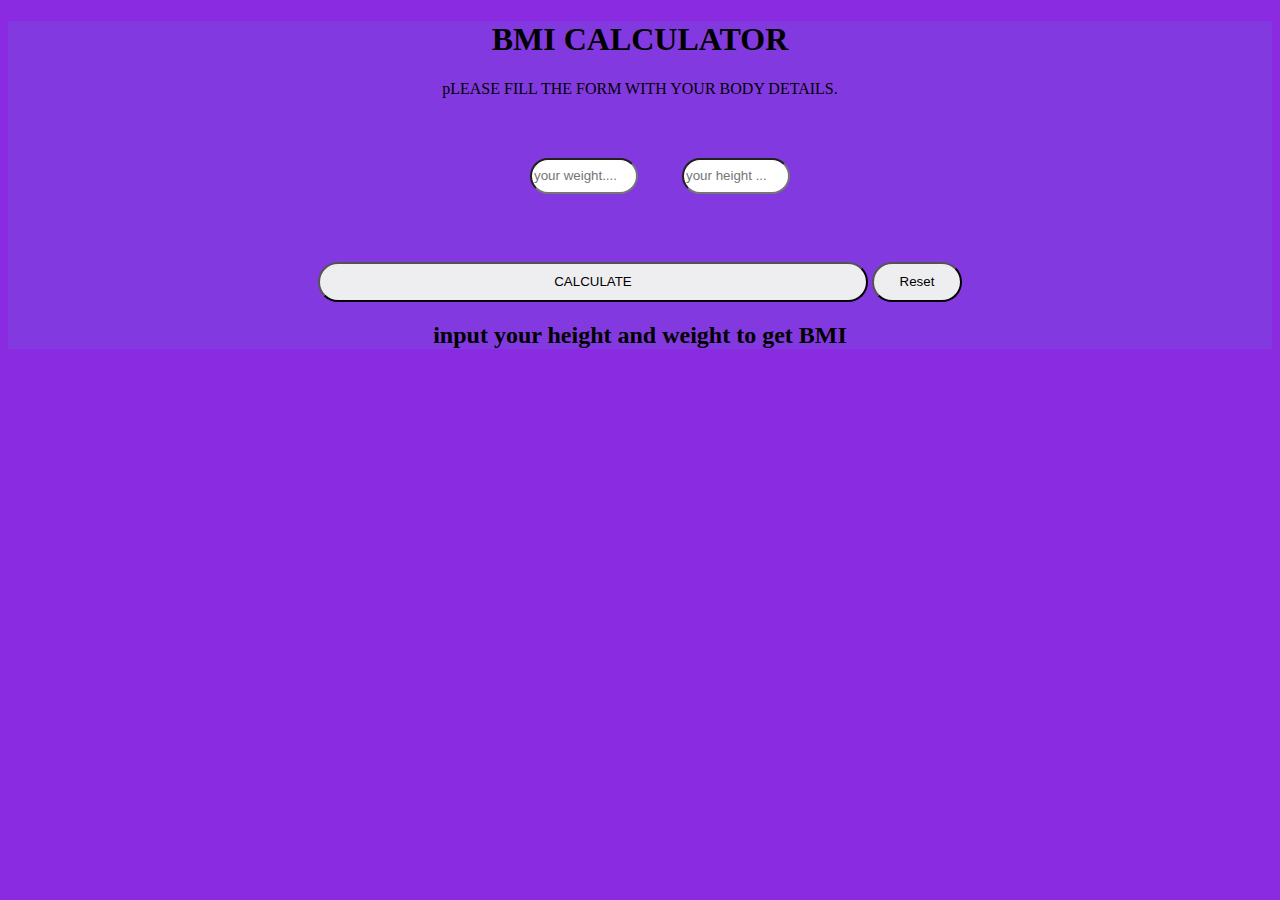
<file: BMI and grade calculators/bmi.html>
<!DOCTYPE html>
<html lang="en">
<head>
	<meta charset="UTF-8">
	<meta name="viewport" content="width=device-width, initial-scale=1.0">
	<title>Document</title>
	<style>
		body{
			background-color: blueviolet;
		}
		.container{
			background-color: rgb(130, 58, 224);
			align-items: center;
			
			text-align: center;
			
		}
		#weight{
			width: 100px;
			height: 30px;
			border-radius: 20px;
			margin: 40px;
		}
		#height{
			width: 100px;
			height: 30px;
			border-radius: 20px;

		}
		.grid {
			gap: 20px;
			margin: 20px;
			
		}
		.btn{
			width: 550px;
			height: 40px;
			border-radius: 20px;
			background-color: rgb(238, 238, 241);

		}
		.reset{
			width: 90px;
			height: 40px;
			border-radius: 20px;
			background-color: rgb(238, 238, 241);

		}
	</style>
</head>
<body>
	<div class="container">
		<h1 style="align-items: center;">BMI CALCULATOR</h1>
		<P>pLEASE FILL THE FORM WITH YOUR BODY DETAILS.</P>
		<div class="grid">
			<input type="number" style="margin-bottom: 30px;" placeholder="your weight...." id="weight">
	<input type="number" style="margin-bottom: 30px;" placeholder="your height ..." id="height">

		</div>
	<br>
	
	<button class="btn" onclick="generator()">CALCULATE</button>
	<input type="reset" placeholder="reset" class="reset">
	<h2 id="result">input your height and weight to get BMI</h2>


	</div>
	
	<script>
		function generator(){
			let weight=document.getElementById('weight').value;
			let height=document.getElementById('height').value;
			var bmi = weight/height*2;




			if(bmi>=18.5 && bmi<=24.9){
				document.getElementById('result').innerHTML=`You had <br> ${bmi} <br> which is normal weight`;

			} else if (bmi>=25.0 && bmi<=29.9){
				document.getElementById('result').innerHTML=`You had <br> ${bmi} <br> which is over weight`;
			}
			 else{
				document.getElementById('result').innerHTML=`You had ${bmi} which is oboshee`;
		}
	}
		
    

	</script>

</body>
</html>
</file>
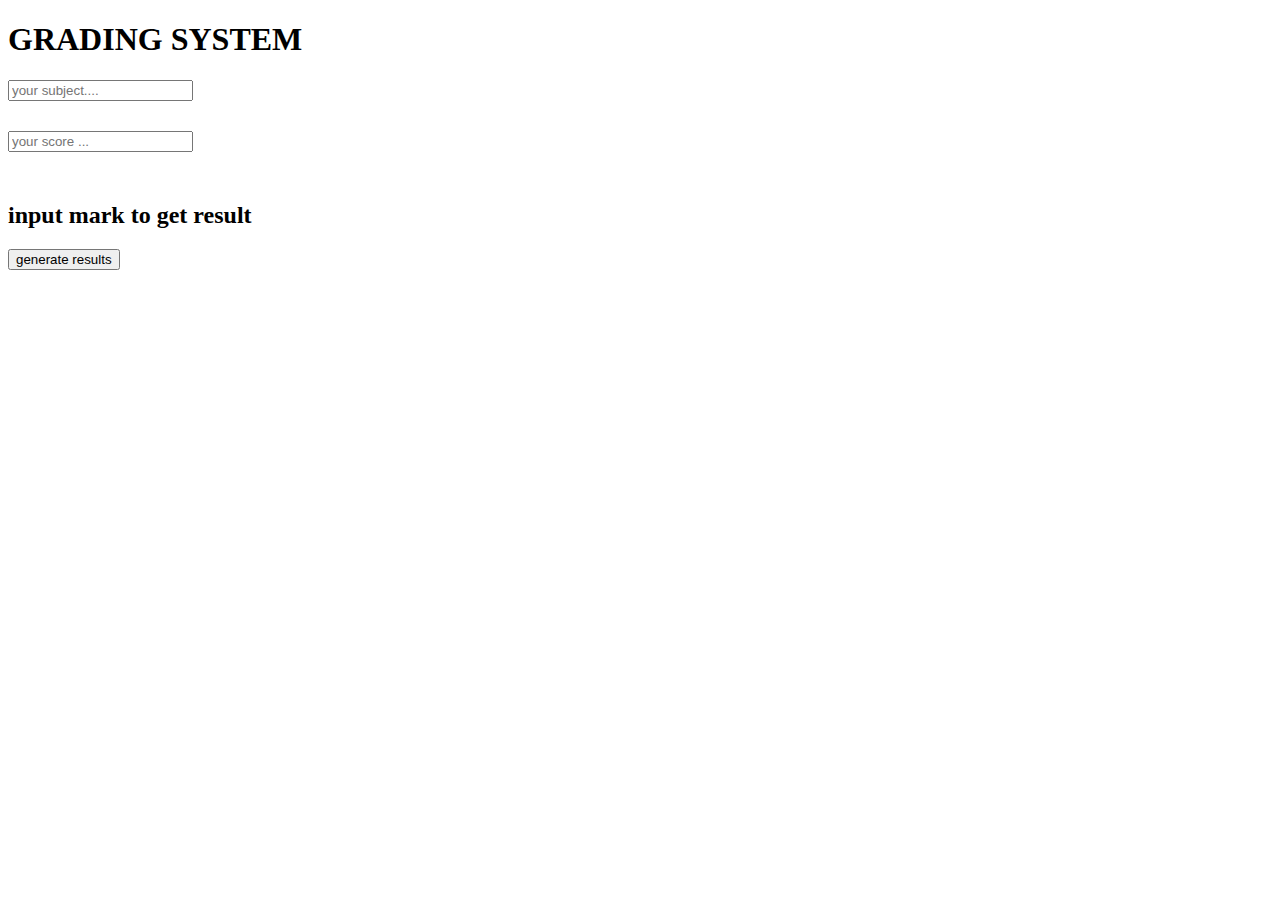
<file: BMI and grade calculators/indez.html>
<!DOCTYPE html>
<html lang="en">
<head>
	<meta charset="UTF-8">
	<meta name="viewport" content="width=<device-width>, initial-scale=1.0">
	<title>Document</title>
	<style>
		
		
		
	</style>
</head>
<body>
	<h1>GRADING SYSTEM </h1>
	<input type="text" style="margin-bottom: 30px;" placeholder="your subject...." id="subject"><br>
	<input type="text" style="margin-bottom: 30px;" placeholder="your score ..." id="score"><br>
	<h2 id="result">input mark to get result</h2>
	<button onclick="generator()">generate results</button>
	<script>
		function generator(){
			let studentSubject=document.getElementById('subject').value;
			let userInput=document.getElementById('score').value;



			if(userInput>=80 && userInput<=100){
				document.getElementById('result').innerHTML=`You had an A in ${studentSubject} which is equivalent to EXCELLENT`;

			} else if (userInput>=75 && userInput<=79){
				document.getElementById('result').innerHTML=`You had an B in ${studentSubject} which is equivalent to VERY GOOD`;
			 } else if (userInput>=70 && userInput<=74){
				document.getElementById('result').innerHTML=`You had an C in ${studentSubject} which is equivalent to GOOD`;

			}else if (userInput>=65 && userInput<=69){
				document.getElementById('result').innerHTML=`You had an D in ${studentSubject} which is equivalent to PASS`;
			}

			 else if (userInput>=60 && userInput<=64){
				document.getElementById('result').innerHTML=`You had an E in ${studentSubject} which is equivalent to BAD`;
			}
			else if (userInput>=55 && userInput<=59){
				document.getElementById('result').innerHTML=`You had an f in ${studentSubject} which is equivalent to very bad`;

			}else if (userInput>=50 && userInput<=54){
				document.getElementById('result').innerHTML=`You had an g in ${studentSubject} which is equivalent to poor`;

			}else{
				document.getElementById('result').innerHTML=`You had an q in ${studentSubject} which is equivalent to go home `;
			}
		}
		
    

	</script>

	 <!-- Product Features Section -->
	 
</body>
</html>
</file>
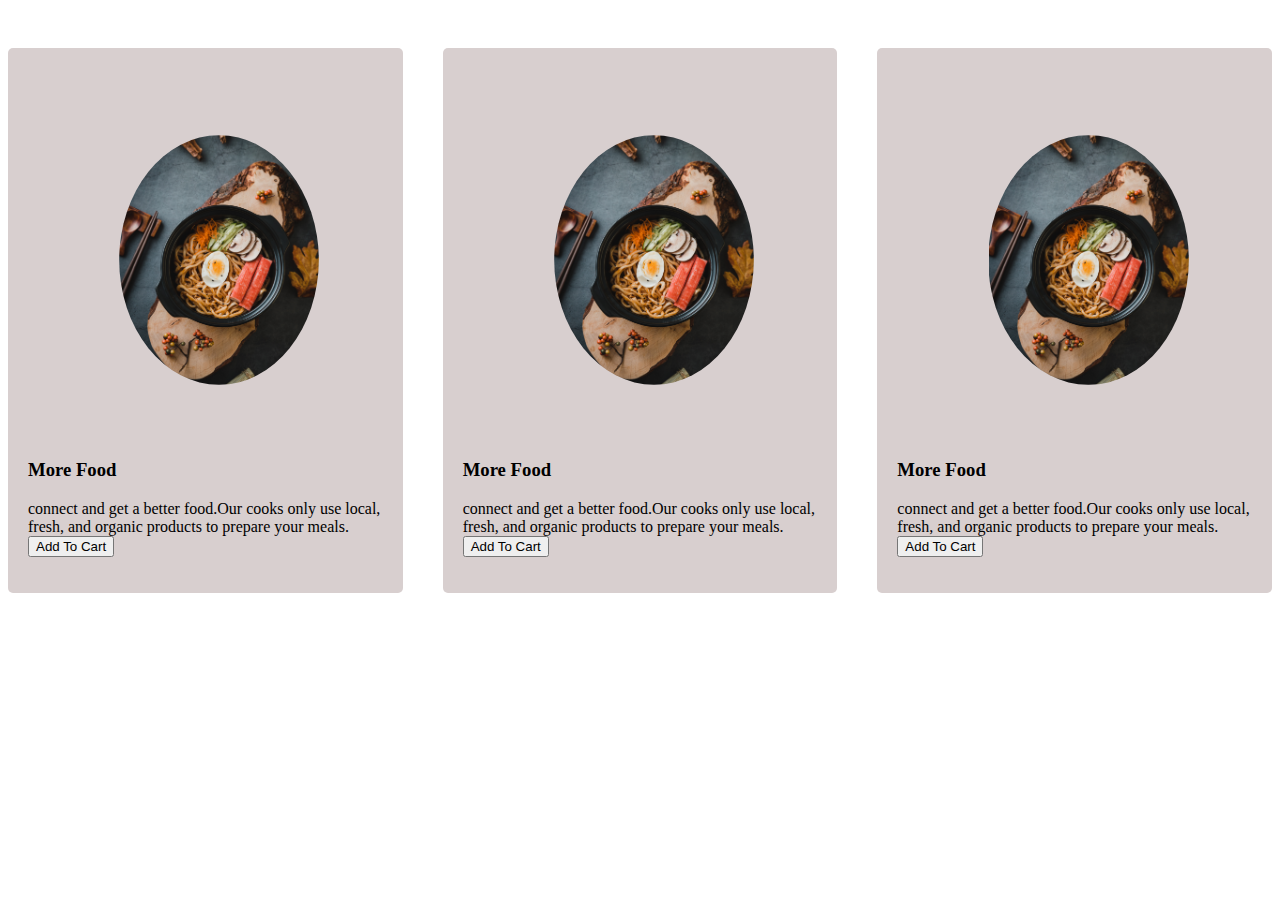
<file: grid.html/grid.html>
<!DOCTYPE html>
<html lang="en">
<head>
	<meta charset="UTF-8">
	<meta name="viewport" content="width=device-width, initial-scale=1.0">
	<title>Document</title>
	<style>
		.grid-foods{
			border: 1px solid inherit;
    border-radius: 5px;
    background: rgb(216, 207, 207);
    padding: 20px;
	text-transform: initial;
		
		}
		.conti {
			display: grid;
			grid-template-columns: repeat(3, minmax(100px, 1fr));
			grid-auto-rows: minmax(220px, auto);
			gap: 40px;
			padding: 40px 0 40px 0;
		}
		.images > img {
			width: 200px;
			border-radius: 100%;
			align-items: center;
		}
		img{
			width: 350px;
			padding: 3.2rem;
		} 
		
	</style>
</head>
<body>
	<div class="conti">
		<div class="grid-foods">
			<figure class="images">
				<img src="more food.jpg" alt="">
			</figure>
			<h3 class="tit">More Food  </h3>
			<p> connect and get a better food.Our cooks only use local, fresh, and organic products to prepare your meals.
				<br><button class="btn">Add To Cart</button>
			</p>
		</div>
		<div class="grid-foods">
			<figure class="images">
				<img src="more food.jpg" alt="">
			</figure>
			<h3 class="tit">More Food  </h3>
			<p> connect and get a better food.Our cooks only use local, fresh, and organic products to prepare your meals.
				<br><button class="btn">Add To Cart</button>
			</p>
		</div>
		<div class="grid-foods">
			<figure class="images">
				<img src="more food.jpg" alt="">
			</figure>
			<h3 class="tit">More Food  </h3>
			<p> connect and get a better food.Our cooks only use local, fresh, and organic products to prepare your meals.
				<br><button class="btn">Add To Cart</button>
			</p>
		</div>

	</div>
	
</body>
</html>
</file>
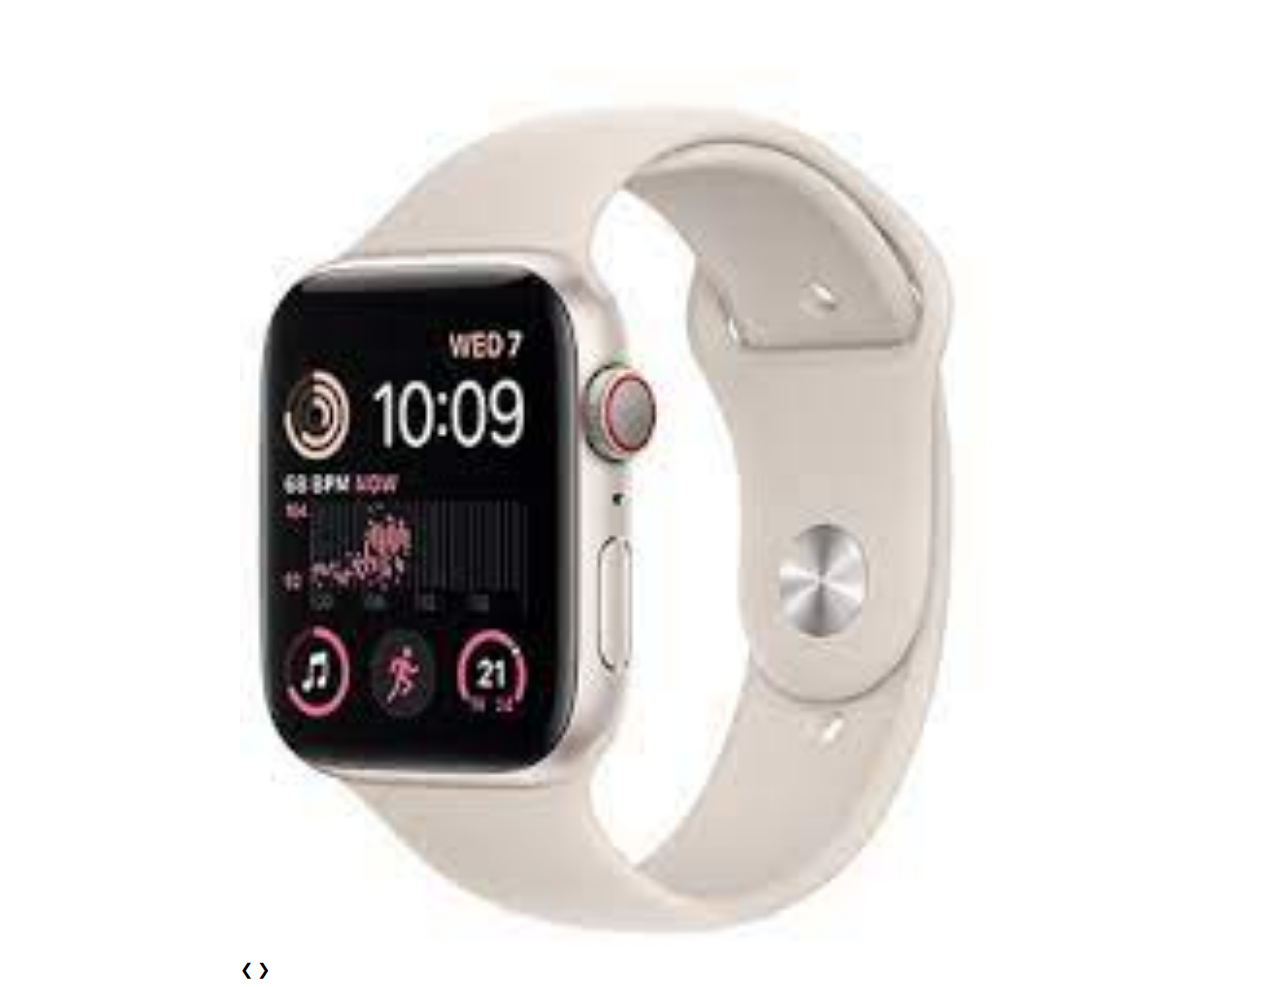
<file: img/slide/hello.html>
<!DOCTYPE html>
<html lang="en">
<head>
    <meta charset="UTF-8">
    <meta name="viewport" content="width=device-width, initial-scale=1.0">
    <title>Image Slideshow</title>
    <link rel="stylesheet" href="style.css">
</head>
<body>
    <div class="slideshow-container">
        <div class="slide fade">
            <img src="apple.jpeg" alt="Image 1">
        </div>
        <div class="slide fade">
            <img src="hero.png" alt="Image 2">
        </div>
        <div class="slide fade">
            <img src="eating.jpg" alt="Image 3">
        </div>
		<!-- Inside your .slideshow-container -->
        <div class="dot-container">
           <span class="dot" onclick="currentSlide(1)"></span>
            <span class="dot" onclick="currentSlide(2)"></span>
            <span class="dot" onclick="currentSlide(3)"></span>
           <!-- Add more dots for additional slides -->
             </div>

		<!-- Inside your .slideshow-container -->
<a class="prev" onclick="plusSlides(-1)">&#10094;</a>
<a class="next" onclick="plusSlides(1)">&#10095;</a>

        <!-- Add more slides as needed -->
    </div>
	<script src="hello.js"></script>

</body>
</html>
</file>
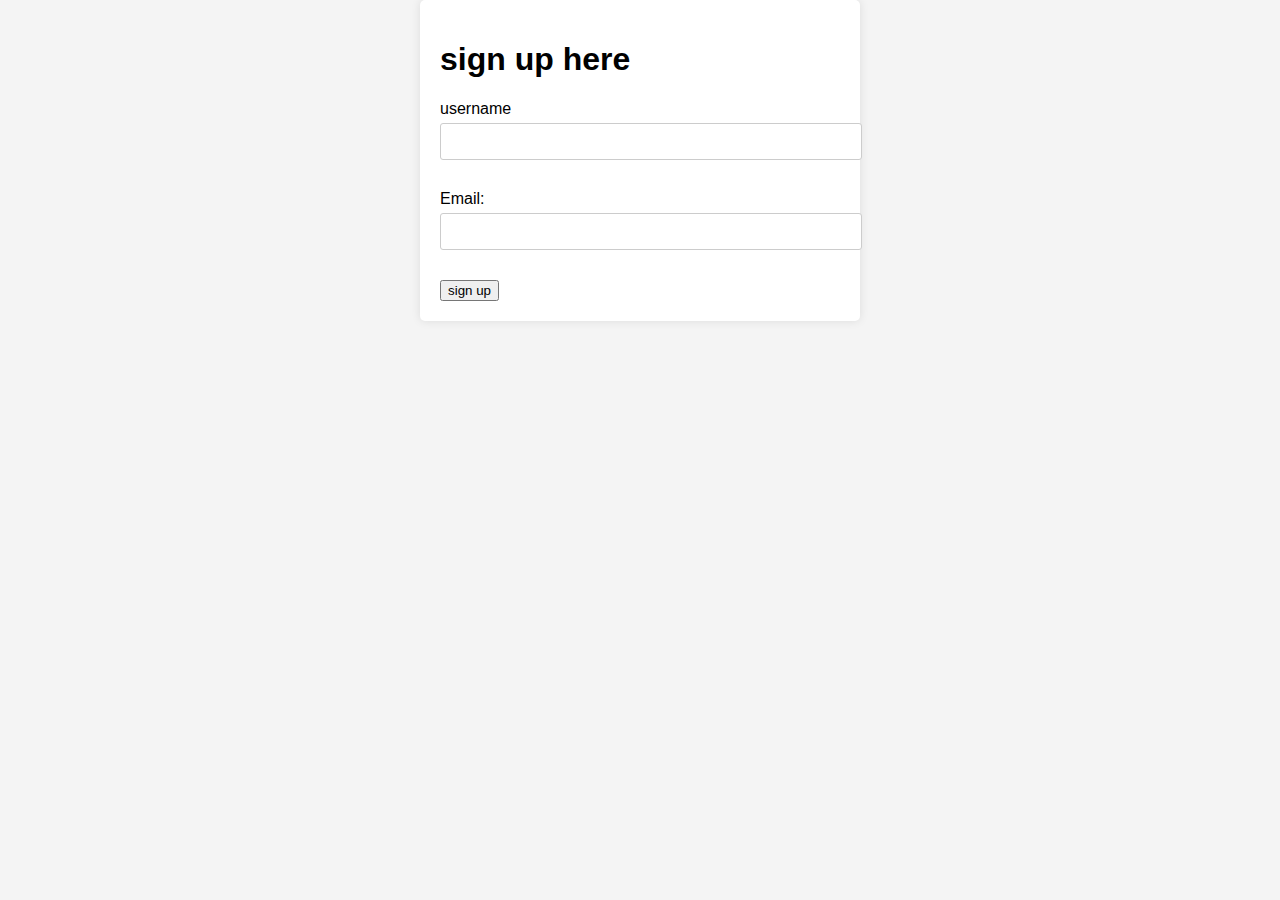
<file: img/slide/innn.html>
<!DOCTYPE html>
<html lang="en">
<head>
	<meta charset="UTF-8">
	<meta name="viewport" content="width=device-width, initial-scale=1.0">
	<title>Document</title>
	<style>
		body {
            font-family: Arial, Helvetica, sans-serif;
            background-color: #f4f4f4;
            margin: 0;
            padding: 0;
		}
		.container {
            max-width: 400px;
            margin: 0 auto;
            padding: 20px;
            background-color: #fff;
            border-radius: 5px;
            box-shadow: 0 0 10px rgba(0, 0, 0, 0.1);
		}
		.form-group {
            margin-bottom: 20px;
        }
        label {
            display:inline-block;
            margin-bottom: 5px;
        }
		input[type="text"],
        input[type="email"],
        input[type="password"] {
            width: 100%;
            padding: 10px;
            margin-bottom: 10px;
            border: 1px solid #ccc;
            border-radius: 3px;
		}
	</style>
</head>
<body>
	<div class="container">
		<h1>sign up here</h1>
		<form>
			<div class="form-group">
				<label for="username">username</label>
				<input type="text" id="username" name="username">
			</div>
			<div class="form-group">
				<label for="email">Email:</label>
				<input type="email" id="email" name="email">
			</div>
			<button type="submit">sign up</button>
		</form>
	</div>
</body>
</html>
</file>
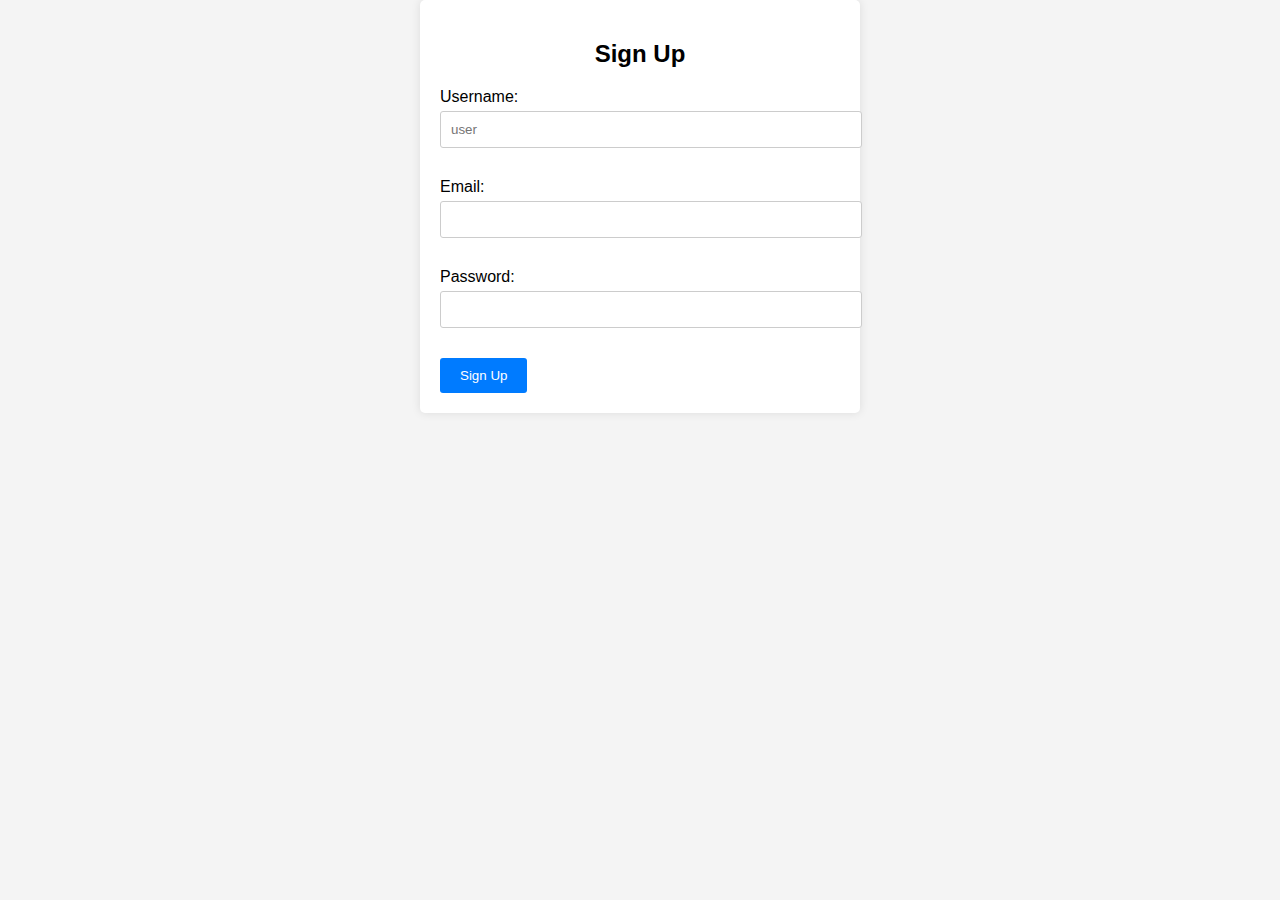
<file: img/slide/new.html>
<!DOCTYPE html>
<html lang="en">
<head>
    <meta charset="UTF-8">
    <meta name="viewport" content="width=device-width, initial-scale=1.0">
    <title>Sign Up</title>
    <style>
        body {
            font-family: Arial, Helvetica, sans-serif;
            background-color: #f4f4f4;
            margin: 0;
            padding: 0;
        }
        .container {
            max-width: 400px;
            margin: 0 auto;
            padding: 20px;
            background-color: #fff;
            border-radius: 5px;
            box-shadow: 0 0 10px rgba(0, 0, 0, 0.1);
        }
        h2 {
            text-align: center;
        }
        .form-group {
            margin-bottom: 20px;
        }
        label {
            display: block;
            margin-bottom: 5px;
        }
        input[type="text"],
        input[type="email"],
        input[type="password"] {
            width: 100%;
            padding: 10px;
            margin-bottom: 10px;
            border: 1px solid #ccc;
            border-radius: 3px;
        }
        button[type="submit"] {
            background-color: #007bff;
            color: #fff;
            padding: 10px 20px;
            border: none;
            border-radius: 3px;
            cursor: pointer;
        }
    </style>
</head>
<body>
    <div class="container">
        <h2>Sign Up</h2>
        <form action="your_server_script.php" method="POST">
            <div class="form-group">
                <label for="username">Username:</label>
                <input type="text" id="username" name="username" placeholder="user" required>
            </div>
            <div class="form-group">
                <label for="email">Email:</label>
                <input type="email" id="email" name="email" required>
            </div>
            <div class="form-group">
                <label for="password">Password:</label>
                <input type="password" id="password" name="password" required>
            </div>
            <button type="submit">Sign Up</button>
        </form>
    </div>
</body>
</html>
</file>
<file: img/slide/style.css>
/* styles.css */
.slideshow-container {
    position: relative;
    max-width: 800px;
    margin: 0 auto;
}

.slide {
    display: none;
}

img {
    width: 100%;
    height: auto;
}
</file>
